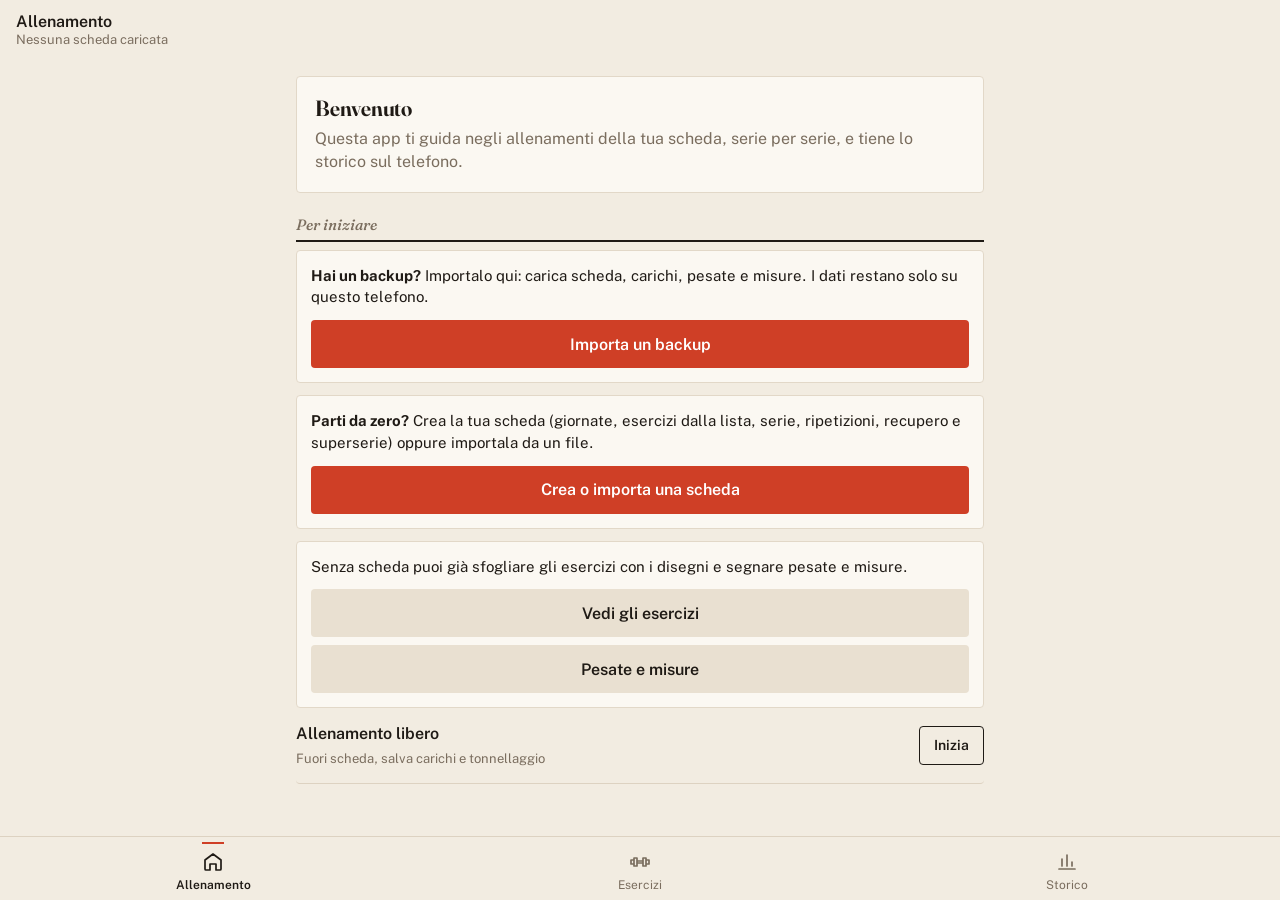
<file: index.html>
<!doctype html>
<html lang="it">
<head>
  <meta charset="utf-8">
  <meta name="viewport" content="width=device-width, initial-scale=1, maximum-scale=1, user-scalable=no, viewport-fit=cover">
  <meta name="theme-color" content="#f2ece1" media="(prefers-color-scheme: light)">
  <meta name="theme-color" content="#17130f" media="(prefers-color-scheme: dark)">
  <meta name="apple-mobile-web-app-capable" content="yes">
  <meta name="apple-mobile-web-app-status-bar-style" content="black-translucent">
  <meta name="apple-mobile-web-app-title" content="Palestra">
  <title>Palestra · allenamento guidato</title>
  <link rel="manifest" href="manifest.webmanifest">
  <link rel="icon" href="icons/icon.svg" type="image/svg+xml">
  <link rel="apple-touch-icon" href="icons/icon-192.png">
  <link rel="stylesheet" href="css/fonts.css">
  <link rel="stylesheet" href="css/style.css">
  <link rel="stylesheet" href="css/rivista.css">
</head>
<body>
  <header class="top">
    <button class="back" id="back" aria-label="Indietro" hidden>
      <svg viewBox="0 0 24 24" width="22" height="22"><path d="M15 5l-7 7 7 7" fill="none" stroke="currentColor" stroke-width="2.2" stroke-linecap="round" stroke-linejoin="round"/></svg>
    </button>
    <div class="top-title"><span id="title">Palestra</span><small id="subtitle"></small></div>
  </header>
  <main id="app" aria-live="polite"></main>
  <nav class="tabs" id="tabs">
    <a href="#/" data-tab="home"><svg viewBox="0 0 24 24"><path d="M4 10l8-6 8 6v9a1 1 0 0 1-1 1h-4v-6H9v6H5a1 1 0 0 1-1-1z"/></svg>Allenamento</a>
    <a href="#/esercizi" data-tab="esercizi"><svg viewBox="0 0 24 24"><path d="M3 10h3v4H3zM18 10h3v4h-3zM6 8h3v8H6zM15 8h3v8h-3zM9 11h6v2H9z"/></svg>Esercizi</a>
    <a href="#/storico" data-tab="storico"><svg viewBox="0 0 24 24"><path d="M4 19h16M7 16V9M12 16V5M17 16v-4"/></svg>Storico</a>
  </nav>
  <div class="toast" id="toast" role="status"></div>
  <script type="module" src="js/app.js"></script>
</body>
</html>
</file>
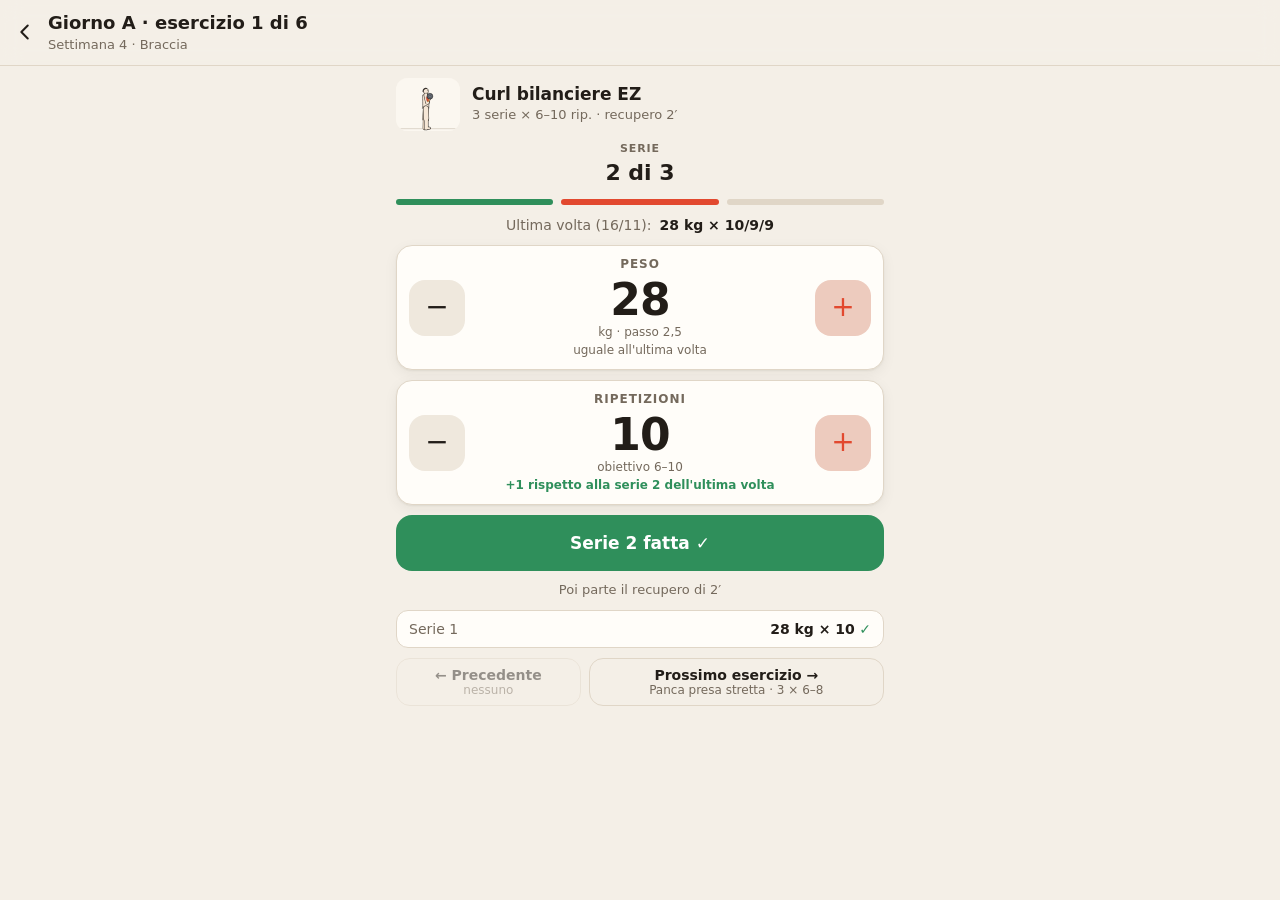
<file: mockup/serie-singola.html>
<!doctype html>
<html lang="it">
<head>
  <meta charset="utf-8">
  <meta name="viewport" content="width=device-width, initial-scale=1, viewport-fit=cover">
  <title>Bozza · serie singola</title>
  <link rel="stylesheet" href="../css/style.css">
  <style>
    body { padding-bottom: 0; }
    .ss { max-width: 520px; margin: 0 auto; padding: 12px 16px calc(16px + env(safe-area-inset-bottom)); display: flex; flex-direction: column; gap: 10px; min-height: calc(100vh - 66px); }
    .ss-ex { display: flex; align-items: center; gap: 12px; }
    .ss-ex .thumb { width: 64px; flex: none; }
    .ss-ex h2 { font-size: 17px; }
    .ss-ex .sub { font-size: 13px; color: var(--muted); margin-top: 2px; }
    .ss-dots { display: flex; gap: 8px; align-items: center; }
    .ss-dots span { flex: 1; height: 6px; border-radius: 4px; background: var(--line); }
    .ss-dots span.done { background: var(--ok); }
    .ss-dots span.cur { background: var(--accent); }
    .ss-set { text-align: center; }
    .ss-set .k { font-size: 11px; text-transform: uppercase; letter-spacing: .08em; color: var(--muted); font-weight: 600; }
    .ss-set .v { font-size: 22px; font-weight: 800; }
    .ss-last { display: flex; justify-content: center; gap: 8px; font-size: 14px; color: var(--muted); }
    .ss-last b { color: var(--text); }
    .ss-ctl { padding: 10px 12px; display: flex; flex-direction: column; align-items: center; gap: 4px; }
    .ss-ctl .lbl { font-size: 12px; text-transform: uppercase; letter-spacing: .08em; color: var(--muted); font-weight: 600; }
    .ss-row { display: grid; grid-template-columns: 56px 1fr 56px; align-items: center; width: 100%; gap: 8px; }
    .ss-row button { height: 56px; border-radius: 16px; border: 0; background: var(--surface-2); font-size: 28px; font-weight: 500; color: var(--text); cursor: pointer; }
    .ss-row button.plus { background: color-mix(in srgb, var(--accent) 18%, var(--surface-2)); color: var(--accent); }
    .ss-num { text-align: center; line-height: 1; }
    .ss-num b { font-size: 44px; font-weight: 800; font-variant-numeric: tabular-nums; letter-spacing: -.02em; }
    .ss-num small { display: block; font-size: 12px; color: var(--muted); margin-top: 4px; }
    .ss-delta { font-size: 12px; color: var(--muted); }
    .ss-delta.up { color: var(--ok); font-weight: 600; }
    .ss-go { min-height: 56px; font-size: 17px; border-radius: 16px; }
    .ss-done { display: flex; flex-direction: column; gap: 6px; }
    .ss-done div { display: flex; justify-content: space-between; align-items: center; padding: 8px 12px; border-radius: 12px; background: var(--surface); border: 1px solid var(--line); font-size: 14px; }
    .ss-done div span:first-child { color: var(--muted); }
    .ss-done .ok { color: var(--ok); font-weight: 700; }
    .ss-nav { display: grid; grid-template-columns: 1fr 1.6fr; gap: 8px; }
    .ss-nav .btn { min-height: 48px; font-size: 14px; flex-direction: column; gap: 0; line-height: 1.2; padding: 6px 10px; }
    .ss-nav .btn small { font-weight: 500; color: var(--muted); font-size: 12px; white-space: nowrap; overflow: hidden; text-overflow: ellipsis; max-width: 100%; }
    .ss-rest { font-size: 13px; text-align: center; color: var(--muted); }
  </style>
</head>
<body class="in-session">
  <header class="top">
    <button class="back" aria-label="Indietro"><svg viewBox="0 0 24 24" width="22" height="22"><path d="M15 5l-7 7 7 7" fill="none" stroke="currentColor" stroke-width="2.2" stroke-linecap="round" stroke-linejoin="round"/></svg></button>
    <div class="top-title"><span>Giorno A · esercizio 1 di 6</span><small>Settimana 4 · Braccia</small></div>
  </header>
  <main class="ss">
    <div class="ss-ex">
      <div class="thumb paper" id="thumb"></div>
      <div class="grow"><h2>Curl bilanciere EZ</h2><div class="sub">3 serie × 6–10 rip. · recupero 2′</div></div>
    </div>

    <div class="ss-set"><div class="k">Serie</div><div class="v">2 di 3</div></div>
    <div class="ss-dots" aria-label="Serie 2 di 3"><span class="done"></span><span class="cur"></span><span></span></div>
    <div class="ss-last">Ultima volta (16/11): <b>28 kg × 10/9/9</b></div>

    <div class="card ss-ctl">
      <div class="lbl">Peso</div>
      <div class="ss-row"><button aria-label="Meno 2,5 kg">−</button><div class="ss-num"><b>28</b><small>kg · passo 2,5</small></div><button class="plus" aria-label="Più 2,5 kg">+</button></div>
      <div class="ss-delta">uguale all'ultima volta</div>
    </div>
    <div class="card ss-ctl">
      <div class="lbl">Ripetizioni</div>
      <div class="ss-row"><button aria-label="Meno una ripetizione">−</button><div class="ss-num"><b>10</b><small>obiettivo 6–10</small></div><button class="plus" aria-label="Più una ripetizione">+</button></div>
      <div class="ss-delta up">+1 rispetto alla serie 2 dell'ultima volta</div>
    </div>

    <button class="btn ok block ss-go">Serie 2 fatta ✓</button>
    <div class="ss-rest">Poi parte il recupero di 2′</div>

    <div class="ss-done">
      <div><span>Serie 1</span><span><b>28 kg × 10</b> <span class="ok">✓</span></span></div>
    </div>
    <div class="ss-nav">
      <button class="btn ghost" disabled>← Precedente<small>nessuno</small></button>
      <button class="btn ghost">Prossimo esercizio →<small>Panca presa stretta · 3 × 6–8</small></button>
    </div>
  </main>
  <script type="module">
    import { figureSVG } from '../js/figure.js';
    import { LIB } from '../js/exercises.js';
    document.getElementById('thumb').innerHTML = figureSVG(LIB.ez_curl, 1, { ghost: true });
  </script>
</body>
</html>
</file>
<file: css/fonts.css>
/* Fraunces e Public Sans (SIL Open Font License), sottoinsieme latin, ospitati con l'app per funzionare offline */
@font-face { font-family: 'Fraunces'; font-style: italic; font-weight: 500; font-display: swap; src: url(../fonts/Fraunces-italic.woff2) format('woff2'); unicode-range: U+0000-00FF, U+0131, U+0152-0153, U+02BB-02BC, U+02C6, U+02DA, U+02DC, U+0304, U+0308, U+0329, U+2000-206F, U+20AC, U+2122, U+2191, U+2193, U+2212, U+2215, U+FEFF, U+FFFD; }
@font-face { font-family: 'Fraunces'; font-style: normal; font-weight: 500 700; font-display: swap; src: url(../fonts/Fraunces-normal.woff2) format('woff2'); unicode-range: U+0000-00FF, U+0131, U+0152-0153, U+02BB-02BC, U+02C6, U+02DA, U+02DC, U+0304, U+0308, U+0329, U+2000-206F, U+20AC, U+2122, U+2191, U+2193, U+2212, U+2215, U+FEFF, U+FFFD; }
@font-face { font-family: 'Public Sans'; font-style: normal; font-weight: 400 700; font-display: swap; src: url(../fonts/PublicSans-normal.woff2) format('woff2'); unicode-range: U+0000-00FF, U+0131, U+0152-0153, U+02BB-02BC, U+02C6, U+02DA, U+02DC, U+0304, U+0308, U+0329, U+2000-206F, U+20AC, U+2122, U+2191, U+2193, U+2212, U+2215, U+FEFF, U+FFFD; }
</file>
<file: css/style.css>
:root {
  --bg: #f4efe7; --surface: #fffdf9; --surface-2: #efe8dd; --line: #e0d6c7;
  --text: #221d18; --muted: #74695c; --accent: #e2492f; --accent-2: #f3a64b; --accent-ink: #fff;
  --ok: #2f8f5b; --paper: #fbf7f0; --shadow: 0 1px 2px rgba(40, 30, 20, .06), 0 4px 14px rgba(40, 30, 20, .06);
  --radius: 16px; --tabs-h: 64px;
  color-scheme: light;
}
@media (prefers-color-scheme: dark) {
  :root:not([data-theme="light"]) {
    --bg: #16130f; --surface: #211d18; --surface-2: #2b261f; --line: #3a332a;
    --text: #f3ede4; --muted: #a99d8e; --accent: #f05a3c; --accent-2: #f5b25e; --ok: #4cbf82;
    --shadow: none; color-scheme: dark;
  }
}
:root[data-theme="dark"] {
  --bg: #16130f; --surface: #211d18; --surface-2: #2b261f; --line: #3a332a;
  --text: #f3ede4; --muted: #a99d8e; --accent: #f05a3c; --accent-2: #f5b25e; --ok: #4cbf82;
  --shadow: none; color-scheme: dark;
}

* { box-sizing: border-box; }
html { -webkit-text-size-adjust: 100%; }
body {
  margin: 0; background: var(--bg); color: var(--text);
  font: 16px/1.45 system-ui, -apple-system, "Segoe UI", Roboto, sans-serif;
  padding-bottom: calc(var(--tabs-h) + env(safe-area-inset-bottom));
}
button, input, select { font: inherit; color: inherit; }
a { color: inherit; }
h1, h2, h3 { margin: 0; line-height: 1.2; }
.num { font-variant-numeric: tabular-nums; }

/* barra in alto */
.top {
  position: sticky; top: 0; z-index: 5; display: flex; align-items: center; gap: 6px;
  padding: calc(10px + env(safe-area-inset-top)) 16px 10px; background: color-mix(in srgb, var(--bg) 88%, transparent);
  backdrop-filter: blur(10px); -webkit-backdrop-filter: blur(10px); border-bottom: 1px solid var(--line);
}
.top-title { display: flex; flex-direction: column; min-width: 0; }
.top-title span { font-weight: 700; font-size: 18px; white-space: nowrap; overflow: hidden; text-overflow: ellipsis; }
.top-title small { color: var(--muted); font-size: 13px; }
.back[hidden] { display: none; }
.back { border: 0; background: none; padding: 6px; margin-left: -8px; border-radius: 10px; display: grid; place-items: center; cursor: pointer; }

main { max-width: 720px; margin: 0 auto; padding: 16px; }

/* tab in basso */
.tabs {
  position: fixed; left: 0; right: 0; bottom: 0; z-index: 6; display: flex; justify-content: space-around;
  height: calc(var(--tabs-h) + env(safe-area-inset-bottom)); padding-bottom: env(safe-area-inset-bottom);
  background: var(--surface); border-top: 1px solid var(--line);
}
.tabs a { flex: 1; display: flex; flex-direction: column; align-items: center; justify-content: center; gap: 2px; font-size: 12px; color: var(--muted); text-decoration: none; }
.tabs svg { width: 24px; height: 24px; fill: none; stroke: currentColor; stroke-width: 1.8; stroke-linecap: round; stroke-linejoin: round; }
.tabs a[aria-current="page"] { color: var(--accent); font-weight: 600; }
body.in-session .tabs { display: none; }
body.in-session { padding-bottom: 0; }

/* elementi base */
.card { background: var(--surface); border: 1px solid var(--line); border-radius: var(--radius); box-shadow: var(--shadow); }
.section-title { font-size: 13px; text-transform: uppercase; letter-spacing: .06em; color: var(--muted); margin: 22px 2px 10px; font-weight: 600; }
.btn {
  display: inline-flex; align-items: center; justify-content: center; gap: 8px; border: 0; cursor: pointer;
  min-height: 48px; padding: 0 18px; border-radius: 14px; font-weight: 650; text-decoration: none;
  background: var(--surface-2); color: var(--text);
}
.btn.primary { background: var(--accent); color: var(--accent-ink); }
.btn.ok { background: var(--ok); color: #fff; }
.btn.ghost { background: transparent; border: 1px solid var(--line); }
.btn.block { width: 100%; }
.btn.small { min-height: 36px; padding: 0 12px; font-size: 14px; border-radius: 10px; }
.btn:disabled { opacity: .45; cursor: default; }
.chip { display: inline-flex; align-items: center; gap: 6px; padding: 3px 10px; border-radius: 999px; font-size: 13px; background: var(--surface-2); color: var(--text); border: 1px solid transparent; }
.chip .dot { width: 9px; height: 9px; border-radius: 50%; background: var(--accent); }
.chip.sec .dot { background: var(--accent-2); }
.chips { display: flex; flex-wrap: wrap; gap: 6px; }
.muted { color: var(--muted); }
.paper { background: var(--paper); border-radius: 12px; overflow: hidden; }
.paper svg { display: block; width: 100%; height: auto; }
.row { display: flex; align-items: center; gap: 12px; }
.grow { flex: 1; min-width: 0; }
.empty { text-align: center; padding: 40px 16px; color: var(--muted); }

/* home */
.hero { padding: 18px; display: flex; flex-direction: column; gap: 6px; }
.hero h1 { font-size: 22px; }
.resume { padding: 16px; display: flex; align-items: center; gap: 14px; border-color: var(--accent); margin-bottom: 14px; }
.days { display: grid; grid-template-columns: repeat(auto-fill, minmax(150px, 1fr)); gap: 12px; }
.day {
  position: relative; text-decoration: none; padding: 16px; display: flex; flex-direction: column; gap: 6px; min-height: 132px;
}
.day .letter { font-size: 34px; font-weight: 800; line-height: 1; letter-spacing: -.02em; }
.day .name { font-weight: 600; }
.day .meta { font-size: 13px; color: var(--muted); margin-top: auto; }
.day.done { opacity: .62; }
.day.next { border: 2px solid var(--accent); }
.badge { position: absolute; top: 12px; right: 12px; font-size: 12px; font-weight: 700; padding: 2px 8px; border-radius: 999px; background: var(--surface-2); }
.day.next .badge { background: var(--accent); color: var(--accent-ink); }
.day.done .badge { background: var(--ok); color: #fff; }

/* anteprima giornata */
.ex-list { display: flex; flex-direction: column; gap: 10px; }
.ex-item { display: flex; gap: 12px; align-items: center; padding: 10px; text-decoration: none; }
.ex-item .thumb { width: 92px; flex: none; }
.ex-item h3 { font-size: 16px; }
.ex-item .sub { font-size: 13px; color: var(--muted); }
.ex-item .last { font-size: 13px; margin-top: 3px; }
.ex-item.done { opacity: .6; }
.sticky-cta { position: sticky; bottom: calc(var(--tabs-h) + 12px + env(safe-area-inset-bottom)); margin-top: 16px; }
body.in-session .sticky-cta { bottom: calc(12px + env(safe-area-inset-bottom)); }

/* sessione */
.progress { display: flex; gap: 4px; margin: 0 0 12px; }
.progress i { flex: 1; height: 5px; border-radius: 3px; background: var(--line); }
.progress i.done { background: var(--ok); }
.progress i.cur { background: var(--accent); }
.progress i.skip { background: var(--muted); opacity: .5; }
.ex-head { display: flex; justify-content: space-between; align-items: flex-start; gap: 10px; margin-bottom: 10px; }
.ex-head h2 { font-size: 21px; }
.ex-head .target { font-size: 14px; color: var(--muted); margin-top: 4px; }
.figure-wrap { position: relative; }
.figure-wrap .play {
  position: absolute; right: 8px; bottom: 8px; border: 0; border-radius: 999px; padding: 6px 10px; font-size: 13px;
  background: rgba(34, 29, 24, .78); color: #fff; cursor: pointer;
}
.split { display: grid; grid-template-columns: 1fr; gap: 12px; }
@media (min-width: 620px) { .split { grid-template-columns: 1.4fr 1fr; } }
.note { font-size: 14px; color: var(--muted); padding: 10px 12px; border-left: 3px solid var(--accent-2); background: var(--surface-2); border-radius: 0 10px 10px 0; }
.prev { padding: 12px 14px; }
.prev h3 { font-size: 14px; color: var(--muted); font-weight: 600; margin-bottom: 6px; }
.prev table { width: 100%; border-collapse: collapse; font-size: 14px; }
.prev td, .prev th { padding: 5px 4px; text-align: left; border-bottom: 1px solid var(--line); }
.prev th { color: var(--muted); font-weight: 500; font-size: 12px; }
.prev tr:last-child td { border-bottom: 0; }
.prev .best { font-weight: 700; }
.hint { margin-top: 8px; font-size: 13px; padding: 8px 10px; border-radius: 10px; background: color-mix(in srgb, var(--ok) 14%, transparent); }

.sets { display: flex; flex-direction: column; gap: 8px; margin-top: 14px; }
.set { display: grid; grid-template-columns: 30px minmax(0, 1.25fr) minmax(0, 1fr) 44px; align-items: center; gap: 6px; padding: 10px 8px; }
.set .n { width: 30px; height: 30px; border-radius: 50%; display: grid; place-items: center; font-weight: 700; font-size: 14px; background: var(--surface-2); }
.set.cur { border: 2px solid var(--accent); }
.set.done .n { background: var(--ok); color: #fff; }
.set.done { opacity: .85; }
.field { display: flex; flex-direction: column; gap: 2px; }
.field label { font-size: 11px; color: var(--muted); text-transform: uppercase; letter-spacing: .05em; }
.stepper { display: flex; align-items: center; border: 1px solid var(--line); border-radius: 12px; overflow: hidden; background: var(--bg); }
.stepper button { width: 32px; height: 44px; border: 0; background: none; font-size: 20px; cursor: pointer; color: var(--muted); flex: none; }
.stepper input { width: 100%; min-width: 0; height: 44px; border: 0; background: none; text-align: center; font-size: 18px; font-weight: 700; font-variant-numeric: tabular-nums; -moz-appearance: textfield; }
.stepper input::-webkit-outer-spin-button, .stepper input::-webkit-inner-spin-button { -webkit-appearance: none; margin: 0; }
.stepper input:focus { outline: none; }
.stepper:focus-within { border-color: var(--accent); }
.set .tick { width: 44px; height: 44px; border-radius: 12px; border: 1px solid var(--line); background: var(--surface-2); display: grid; place-items: center; cursor: pointer; }
.set.done .tick { background: var(--ok); border-color: var(--ok); color: #fff; }
.set .tick svg { width: 22px; height: 22px; fill: none; stroke: currentColor; stroke-width: 2.6; stroke-linecap: round; stroke-linejoin: round; }
.bw-info { font-size: 12px; color: var(--muted); margin-top: 6px; }
.nav-row { display: grid; grid-template-columns: auto 1fr; gap: 10px; margin-top: 16px; }
.links { display: flex; justify-content: center; gap: 18px; margin-top: 14px; font-size: 14px; }
.links button { border: 0; background: none; color: var(--muted); text-decoration: underline; cursor: pointer; padding: 6px; }

/* timer di recupero */
.timer {
  position: fixed; left: 12px; right: 12px; bottom: calc(12px + env(safe-area-inset-bottom)); z-index: 20; max-width: 520px; margin: 0 auto;
  padding: 14px 16px; border-radius: 18px; background: #1d1a16; color: #fff; box-shadow: 0 10px 30px rgba(0,0,0,.35);
  display: flex; align-items: center; gap: 14px;
}
.timer[hidden] { display: none; }
.timer .clock { font-size: 34px; font-weight: 800; font-variant-numeric: tabular-nums; min-width: 92px; }
.timer .lbl { font-size: 13px; opacity: .75; }
.timer button { border: 0; border-radius: 10px; padding: 10px 12px; background: rgba(255,255,255,.14); color: #fff; font-weight: 600; cursor: pointer; }
.timer .bar { position: absolute; left: 0; bottom: 0; height: 4px; background: var(--accent); border-radius: 0 0 0 18px; }
.timer.over { background: var(--ok); }

/* riepilogo */
.sum-item { padding: 12px 14px; display: flex; justify-content: space-between; gap: 10px; border-bottom: 1px solid var(--line); }
.sum-item:last-child { border-bottom: 0; }
.stat-row { display: grid; grid-template-columns: repeat(3, 1fr); gap: 10px; margin: 12px 0; }
.stat { padding: 12px; text-align: center; }
.stat b { display: block; font-size: 22px; font-variant-numeric: tabular-nums; }
.stat span { font-size: 12px; color: var(--muted); }
textarea.export { width: 100%; min-height: 160px; border-radius: 12px; border: 1px solid var(--line); background: var(--surface); color: var(--text); padding: 12px; font: 14px/1.5 ui-monospace, Menlo, monospace; }

/* libreria */
.filters { display: flex; gap: 6px; overflow-x: auto; padding-bottom: 6px; margin: 0 -16px 10px; padding-left: 16px; padding-right: 16px; scrollbar-width: none; }
.filters button { flex: none; border: 1px solid var(--line); background: var(--surface); border-radius: 999px; padding: 6px 12px; font-size: 14px; cursor: pointer; }
.filters button[aria-pressed="true"] { background: var(--accent); border-color: var(--accent); color: #fff; }
.grid { display: grid; grid-template-columns: repeat(auto-fill, minmax(150px, 1fr)); gap: 12px; }
.tile { text-decoration: none; padding: 8px; display: flex; flex-direction: column; gap: 6px; }
.tile h3 { font-size: 14px; padding: 0 4px; }
.tile .sub { font-size: 12px; color: var(--muted); padding: 0 4px 4px; }
.search { width: 100%; height: 44px; border-radius: 12px; border: 1px solid var(--line); background: var(--surface); padding: 0 14px; margin-bottom: 10px; }

.chart { padding: 12px; }
.chart svg { width: 100%; height: auto; display: block; }
.tips { margin: 0; padding-left: 20px; }
.tips li { margin: 4px 0; }
.legend { display: flex; gap: 14px; font-size: 13px; color: var(--muted); margin-top: 8px; }
.legend i { display: inline-block; width: 10px; height: 10px; border-radius: 50%; margin-right: 5px; vertical-align: -1px; }

.toast { position: fixed; left: 50%; bottom: calc(var(--tabs-h) + 20px); transform: translate(-50%, 20px); opacity: 0; pointer-events: none; z-index: 30;
  background: #1d1a16; color: #fff; padding: 10px 16px; border-radius: 12px; font-size: 14px; transition: .25s; max-width: calc(100% - 32px); }
.toast.show { opacity: 1; transform: translate(-50%, 0); }
.settings { padding: 14px; display: flex; flex-direction: column; gap: 12px; }
.settings label { display: flex; justify-content: space-between; align-items: center; gap: 12px; }
.settings input[type="number"], .settings input[type="date"], .settings select { width: 120px; height: 40px; border-radius: 10px; border: 1px solid var(--line); background: var(--bg); padding: 0 10px; }
.hist-session { padding: 12px 14px; }
.hist-session h3 { font-size: 15px; }
.hist-session ul { margin: 6px 0 0; padding-left: 18px; font-size: 14px; }
.session-fig .paper svg { max-height: 220px; }
.bodymap { max-width: 300px; width: 100%; margin: 0 auto; }
.stepper input::placeholder { font-size: 15px; font-weight: 500; color: var(--muted); }

/* storico e progressi */
.segs { display: flex; gap: 4px; overflow-x: auto; margin: -4px -16px 14px; padding: 0 16px 4px; scrollbar-width: none; }
.segs a, .segs button { font: inherit; color: inherit; cursor: pointer; flex: none; text-decoration: none; padding: 7px 13px; border-radius: 999px; font-size: 14px; border: 1px solid var(--line); background: var(--surface); }
.segs a[aria-selected="true"], .segs button[aria-pressed="true"] { background: var(--text); color: var(--bg); border-color: var(--text); font-weight: 600; }
.lead { margin: 0 2px 12px; font-size: 15px; color: var(--muted); }
.lead b { color: var(--text); }
.kpis { display: grid; grid-template-columns: repeat(auto-fill, minmax(150px, 1fr)); gap: 10px; margin-bottom: 12px; }
.kpis.three { grid-template-columns: repeat(3, 1fr); margin-bottom: 0; }
.kpi { padding: 12px; display: flex; flex-direction: column; gap: 2px; min-width: 0; }
.kpi-l { font-size: 12px; color: var(--muted); }
.kpi b { font-size: 24px; font-weight: 800; letter-spacing: -.01em; }
.kpi b small { font-size: 13px; font-weight: 600; color: var(--muted); }
.kpi-s { font-size: 12px; color: var(--muted); }
.up { color: var(--ok); font-weight: 600; }
.down { color: var(--accent); font-weight: 600; }
.small { font-size: 12.5px; }
.chart-card { padding: 14px; margin-bottom: 12px; }
.chart-card h3 { font-size: 15px; margin-bottom: 4px; }
.chart-svg { width: 100%; height: auto; display: block; margin-top: 8px; overflow: visible; }
.chart-svg .grid { stroke: var(--line); stroke-width: 1; }
.chart-svg .ax { font-size: 10px; fill: var(--muted); font-family: inherit; }
.chart-svg .ax.small { font-size: 9px; }
.chart-svg .val { font-size: 11px; font-weight: 700; font-family: inherit; }
.chart-svg [data-tip] { cursor: pointer; }
.chart-empty { padding: 24px 0; text-align: center; color: var(--muted); font-size: 14px; }
.chart-legend { display: flex; flex-wrap: wrap; gap: 12px; font-size: 12px; color: var(--muted); margin-top: 6px; }
.chart-legend i { display: inline-block; width: 10px; height: 10px; border-radius: 3px; margin-right: 5px; vertical-align: -1px; }
.charttip { position: fixed; z-index: 40; pointer-events: none; background: #1d1a16; color: #fff; font-size: 13px; padding: 6px 10px; border-radius: 8px; max-width: 260px; box-shadow: 0 4px 14px rgba(0,0,0,.25); }
.sch-sel { display: flex; gap: 6px; margin: 4px 0 10px; flex-wrap: wrap; }
.sch-sel button { border: 1px solid var(--line); background: var(--surface); border-radius: 999px; padding: 5px 12px; font-size: 13px; cursor: pointer; }
.sch-sel button[aria-pressed="true"] { background: var(--accent); border-color: var(--accent); color: #fff; }
.sel { width: 100%; height: 40px; border-radius: 10px; border: 1px solid var(--line); background: var(--bg); padding: 0 10px; margin-top: 6px; }
.table-wrap { overflow-x: auto; padding: 4px 0; }
.tbl { border-collapse: collapse; width: 100%; font-size: 13px; }
.tbl th, .tbl td { padding: 7px 10px; text-align: right; border-bottom: 1px solid var(--line); white-space: nowrap; }
.tbl th:first-child, .tbl td:first-child { text-align: left; }
.tbl th { color: var(--muted); font-weight: 500; font-size: 12px; }
.tbl tr:last-child td { border-bottom: 0; }
.tbl td small { color: var(--muted); }
.tbl td.b { font-weight: 800; }
.tbl tr.dim td { color: var(--muted); }
.tbl .sticky { position: sticky; left: 0; background: var(--surface); max-width: 150px; white-space: normal; z-index: 1; }
.pairbars { display: flex; flex-direction: column; gap: 10px; margin-top: 12px; }
.pb-row { display: grid; grid-template-columns: 92px 1fr 78px; gap: 8px; align-items: center; }
.pb-name { font-size: 13px; }
.pb-bars { display: flex; flex-direction: column; gap: 3px; }
.pb { height: 9px; border-radius: 5px; min-width: 2px; }
.pb-a { background: var(--muted); opacity: .45; }
.pb-b { background: var(--accent); }
.pb-val { font-size: 13px; text-align: right; font-variant-numeric: tabular-nums; font-weight: 600; }
.pb-val small { display: block; font-size: 11px; }
.weigh { padding: 14px; margin-bottom: 12px; display: flex; flex-direction: column; gap: 10px; }
.weigh h3 { font-size: 15px; }
.weigh input[type="date"] { height: 36px; border-radius: 10px; border: 1px solid var(--line); background: var(--bg); padding: 0 8px; font-size: 14px; }
.ss-row { display: grid; grid-template-columns: 56px 1fr 56px; align-items: center; width: 100%; gap: 8px; }
.ss-row button { height: 56px; border-radius: 16px; border: 0; background: var(--surface-2); font-size: 28px; color: var(--text); cursor: pointer; }
.ss-row button.plus { background: color-mix(in srgb, var(--accent) 18%, var(--surface-2)); color: var(--accent); }
.ss-num { text-align: center; line-height: 1; }
.ss-num small { display: block; font-size: 12px; color: var(--muted); margin-top: 4px; }
.weigh-row input { width: 100%; border: 0; background: none; text-align: center; font-size: 40px; font-weight: 800; font-variant-numeric: tabular-nums; padding: 0; }
.weigh-row input:focus { outline: none; }
.li { padding: 8px 0; border-bottom: 1px solid var(--line); }
.li:last-child { border-bottom: 0; }
.settings label[hidden] { display: none; }
#expp { margin: 0 0 4px; padding: 0; display: grid; grid-template-columns: repeat(2, 1fr); gap: 6px; }
#expp button { padding: 8px 6px; text-align: center; }

.misura summary { list-style: none; cursor: pointer; display: flex; flex-direction: column; gap: 2px; }
.misura summary::-webkit-details-marker { display: none; }
.misura summary h3::after { content: ' +'; color: var(--accent); }
.misura[open] summary h3::after { content: ' −'; }
.misura[open] { gap: 8px; }
.mrow { display: flex; justify-content: space-between; align-items: center; gap: 10px; font-size: 14px; }
.minp { display: flex; align-items: center; gap: 6px; }
.minp input, .mrow input[type="date"] { width: 96px; height: 36px; border-radius: 10px; border: 1px solid var(--line); background: var(--bg); color: var(--text); padding: 0 8px; font-size: 15px; text-align: right; font-variant-numeric: tabular-nums; }
.mrow input[type="date"] { width: auto; text-align: left; }
.minp small { width: 30px; color: var(--muted); font-size: 12px; }
#mkey { height: 36px; border-radius: 10px; border: 1px solid var(--line); background: var(--bg); padding: 0 8px; font-size: 14px; max-width: 55%; }
.settings input[type="date"] { width: auto; min-width: 140px; }

.stepper input { padding: 0; letter-spacing: -.01em; }
.stepper input.long { font-size: 16px; letter-spacing: -.03em; }
.stepper input.xlong { font-size: 14px; }
@media (max-width: 350px) { .stepper button { width: 26px; } .set { gap: 5px; padding: 8px 6px; } .stepper input::placeholder { font-size: 12px; letter-spacing: -.04em; } .set { grid-template-columns: 26px minmax(0, 1.15fr) minmax(0, 1fr) 40px; } .set .tick { width: 40px; } }

/* recupero sul pulsante della serie: il bordo si riempie */
#mainSlot { display: grid; min-width: 0; }
.btn.resting { position: relative; overflow: visible; padding-top: 6px; padding-bottom: 6px; }
.btn.ok.resting { background: color-mix(in srgb, var(--ok) 78%, var(--bg)); }
.btn.resting .ring { position: absolute; inset: 0; width: 100%; height: 100%; pointer-events: none; overflow: visible; }
.btn.resting .ring path { fill: none; stroke: var(--accent-2); stroke-width: 4; stroke-linecap: round; stroke-dasharray: 100 100; stroke-dashoffset: 100; transition: stroke-dashoffset .2s linear; }
.rest-txt { display: flex; flex-direction: column; align-items: center; line-height: 1.15; }
.rest-clock { font-size: 12px; font-weight: 500; opacity: .9; }
.rest-clock b { font-size: 14px; font-weight: 800; }
.rest-adj { display: flex; justify-content: flex-end; gap: 8px; margin-top: 8px; }
.rest-adj[hidden] { display: none; }
.rest-adj button { border: 1px solid var(--line); background: var(--surface); color: var(--text); border-radius: 999px; padding: 6px 14px; font-size: 14px; font-weight: 600; cursor: pointer; }
.btn.go { animation: go .5s ease-out 3; }
@keyframes go { 0% { transform: scale(1); } 40% { transform: scale(1.04); box-shadow: 0 0 0 6px color-mix(in srgb, var(--ok) 30%, transparent); } 100% { transform: scale(1); } }

/* superserie */
.ss-link { display: block; margin: -4px auto; position: relative; z-index: 1; border: 1px dashed var(--line); background: var(--bg); color: var(--muted); border-radius: 999px; padding: 4px 12px; font-size: 12.5px; font-weight: 600; cursor: pointer; }
.ss-link.on { border-style: solid; border-color: var(--accent-2); color: var(--text); background: color-mix(in srgb, var(--accent-2) 18%, var(--bg)); }
.ex-item.in-ss { border-left: 4px solid var(--accent-2); }
.ss-banner { margin-top: 10px; padding: 8px 12px; border-radius: 12px; background: color-mix(in srgb, var(--accent-2) 16%, var(--surface)); font-size: 13.5px; }
.ss-banner.off { background: none; padding: 0; }
.ss-banner button { border: 0; background: none; color: var(--accent); font-weight: 600; text-decoration: underline; cursor: pointer; padding: 2px 4px; font-size: 13.5px; }
.ss-banner.off button { color: var(--muted); padding: 0; }
.progress i.ss { box-shadow: 3px 0 0 var(--accent-2); }

/* schede: elenco ed editor */
.sch-item { display: flex; align-items: center; gap: 10px; padding: 14px; margin-bottom: 10px; text-decoration: none; color: inherit; }
.sch-item .badge { position: static; flex: none; }
.sch-item .badge.on { background: var(--accent); color: #fff; }
.ed-day { padding: 12px; display: flex; flex-direction: column; gap: 8px; }
.ed-name, .ed-grid label { display: flex; flex-direction: column; gap: 3px; font-size: 11px; color: var(--muted); text-transform: uppercase; letter-spacing: .04em; }
.ed-name input, .ed-grid input, .ed-grid select, .ed-nome { height: 38px; border-radius: 10px; border: 1px solid var(--line); background: var(--bg); color: var(--text); padding: 0 10px; font-size: 15px; text-transform: none; letter-spacing: 0; width: 100%; min-width: 0; }
.ed-nome { font-weight: 700; height: 34px; padding: 0 8px; width: calc(100% - 26px); }
.ed-ex { border: 1px solid var(--line); border-radius: 14px; padding: 10px; display: flex; flex-direction: column; gap: 6px; background: var(--surface); }
.ed-ex.ss { border-color: var(--accent-2); }
.ed-ex .row { gap: 4px; align-items: center; }
.ed-grid { display: grid; grid-template-columns: 1fr 1fr; gap: 8px; }
.ic { width: 34px; height: 34px; border-radius: 10px; border: 1px solid var(--line); background: var(--bg); color: var(--text); cursor: pointer; flex: none; }
.ic:disabled { opacity: .35; }
.pick-list { display: flex; flex-direction: column; gap: 8px; }
.pick-item { display: flex; flex-direction: column; align-items: flex-start; gap: 2px; padding: 12px 14px; border: 1px solid var(--line); text-align: left; cursor: pointer; color: inherit; font: inherit; }
.chips.pick { display: flex; flex-wrap: wrap; gap: 6px; }
.chips.pick button { border: 1px solid var(--line); background: var(--bg); color: var(--text); border-radius: 999px; padding: 6px 12px; font-size: 13.5px; cursor: pointer; }
.chips.pick button.on { background: var(--accent); border-color: var(--accent); color: #fff; }
#sTit { flex: 1; min-width: 0; max-width: 62%; height: 40px; border-radius: 10px; border: 1px solid var(--line); background: var(--bg); color: var(--text); padding: 0 10px; font-size: 15px; }
#sSet { width: 80px !important; }

.imp-err, .imp-ok { padding: 12px 14px; margin-bottom: 12px; font-size: 14px; }
.imp-err { border-color: var(--accent); }
.imp-ok { border-color: var(--accent-2); }
.imp-err ul, .imp-ok ul { margin: 6px 0 0; padding-left: 18px; }

/* allenamento aperto e allenamento libero */
.switch-banner { padding: 14px; margin-bottom: 14px; border-color: var(--accent); font-size: 15px; }
.switch-banner .small { margin-top: 4px; color: var(--muted); }
.free-card { display: flex; align-items: center; gap: 12px; padding: 14px; text-decoration: none; color: inherit; }
#fq { width: 100%; min-width: 0; }
.card.settings label:has(#fq) { display: flex; flex-direction: column; align-items: stretch; gap: 4px; }
.links { flex-wrap: wrap; row-gap: 6px; }
.switch-banner .btn.primary { color: #fff; }
</file>
<file: css/rivista.css>
/* Grafica «Calda rivista» (approvata il 26/11/2026).
   Token: sfondo carta, inchiostro, un solo accento rosso; Fraunces per titoli e numeri, Public Sans per il resto.
   Angoli 4px, niente ombre, poche card: il resto sono righe con linee sottili. */
:root {
  --bg: #f2ece1; --surface: #fbf8f2; --surface-2: #e9e0d1; --line: #ddd2c1; --edge: #e2d8c8;
  --text: #1f1a15; --muted: #7a6d5e; --muted-2: #a8998a; --muted-3: #b3a593;
  --accent: #cf3f26; --accent-2: #e0a04a; --accent-ink: #fff; --ok: #2f7a50; --paper: #fbf8f2;
  --band: #1f1a15; --band-ink: #f2ece1; --band-line: #5a5046; --band-soft: #bfb2a1; --band-end: #f08a74;
  --shadow: none; --radius: 4px; --serif: 'Fraunces', Georgia, 'Times New Roman', serif;
  --sans: 'Public Sans', system-ui, -apple-system, 'Segoe UI', Roboto, sans-serif;
  color-scheme: light;
}
/* tema scuro: stessi ruoli, carta scura e inchiostro chiaro */
@media (prefers-color-scheme: dark) {
  :root:not([data-theme="light"]) {
    --bg: #17130f; --surface: #211c17; --surface-2: #2c251e; --line: #3a3128; --edge: #3a3128;
    --text: #f2ece1; --muted: #ab9d8b; --muted-2: #7f7263; --muted-3: #6c6052;
    --accent: #e4553a; --accent-2: #e9ad5c; --ok: #5fb585; --paper: #f4efe6;
    --band: #0d0b09; --band-ink: #f2ece1; --band-line: #4a4138; --band-soft: #a99c8b; --band-end: #f39a85;
    color-scheme: dark;
  }
}
:root[data-theme="dark"] {
  --bg: #17130f; --surface: #211c17; --surface-2: #2c251e; --line: #3a3128; --edge: #3a3128;
  --text: #f2ece1; --muted: #ab9d8b; --muted-2: #7f7263; --muted-3: #6c6052;
  --accent: #e4553a; --accent-2: #e9ad5c; --ok: #5fb585; --paper: #f4efe6;
  --band: #0d0b09; --band-ink: #f2ece1; --band-line: #4a4138; --band-soft: #a99c8b; --band-end: #f39a85;
  color-scheme: dark;
}

body { font-family: var(--sans); font-variant-numeric: tabular-nums; background: var(--bg); }
h1, h2, h3 { font-family: var(--serif); font-weight: 650; font-variation-settings: 'opsz' 96; letter-spacing: -.01em; }
h3 { font-family: var(--sans); font-weight: 600; letter-spacing: 0; font-variation-settings: normal; }

/* superfici: angoli 4px, niente ombre */
.card { border-radius: var(--radius); box-shadow: none; border-color: var(--edge); }
.btn { border-radius: var(--radius); font-weight: 600; }
.btn.small { border-radius: var(--radius); }
.btn.ghost { border: 1.5px solid var(--text); }
.btn.primary { background: var(--accent); color: #fff; }
.paper { border-radius: var(--radius); }
.chip { border-radius: 999px; }
.stepper, .settings input[type="number"], .settings input[type="date"], .settings select, .sel, .search, .ed-name input, .ed-grid input, .ed-grid select, .ed-nome, #sTit, .ic, .minp input, #mkey, textarea.export { border-radius: var(--radius); }
.toast, .charttip { border-radius: var(--radius); background: var(--band); color: var(--band-ink); }

/* intestazioni di sezione: corsivo Fraunces con linea forte */
.section-title { font: italic 500 15px var(--serif); text-transform: none; letter-spacing: 0; color: var(--muted); margin: 22px 0 8px; padding-bottom: 6px; border-bottom: 2px solid var(--text); }

/* barra in alto */
.top { background: color-mix(in srgb, var(--bg) 92%, transparent); border-bottom: 0; padding-top: calc(12px + env(safe-area-inset-top)); }
.top-title span { font: 600 16px var(--sans); }
.top-title small { font-size: 13px; }
body.masthead .top { display: none; }

/* tab: attiva in inchiostro con lineetta rossa sopra */
.tabs { background: var(--bg); border-top: 1px solid var(--line); }
.tabs a { gap: 3px; }
.tabs a::before { content: ''; width: 22px; height: 2px; margin-bottom: 3px; }
.tabs a[aria-current="page"] { color: var(--text); font-weight: 600; }
.tabs a[aria-current="page"]::before { background: var(--accent); }
.tabs svg { stroke-width: 1.7; }

/* ---------------- HOME */
.mast { padding: calc(30px + env(safe-area-inset-top)) 0 0; }
.kick { font: 500 12px var(--sans); letter-spacing: .1em; text-transform: uppercase; color: var(--muted); }
.mast h1 { font-size: 34px; line-height: 1.05; margin-top: 4px; }
.mast .sub { font: italic 15px var(--serif); color: var(--muted); margin-top: 4px; }
.wk { display: flex; gap: 4px; margin: 14px 0 4px; }
.wk i { flex: 1; height: 3px; background: var(--line); }
.wk i.d { background: var(--text); }
.wk i.c { background: var(--accent); }
.wkl { display: flex; justify-content: space-between; gap: 8px; font-size: 12px; color: var(--muted); }
.resume { margin: 16px 0 0; border-radius: var(--radius); }
.next-box { margin-top: 16px; background: var(--surface); border: 1px solid var(--edge); border-radius: var(--radius); padding: 16px; }
.next-box .lt { display: flex; align-items: flex-end; gap: 12px; margin-top: 2px; }
.next-box .L { font: 650 64px/0.9 var(--serif); color: var(--accent); flex: none; }
.next-box h2 { font-size: 26px; }
.next-box .m { font-size: 14px; color: var(--muted); margin-top: 2px; }
.next-box ol { list-style: none; padding: 0; margin: 12px 0 14px; font-size: 14px; }
.next-box li { display: flex; justify-content: space-between; gap: 10px; padding: 6px 0; border-top: 1px solid var(--line); }
.next-box li span:last-child { color: var(--muted); white-space: nowrap; }
.next-box li.more { color: var(--muted); font: italic 14px var(--serif); }
.next-box .go { min-height: 54px; font-size: 17px; animation: none; }
.gearlbl { font: italic 13px var(--serif); color: var(--muted); margin: 0 0 4px; }
.gear { display: flex; gap: 6px; flex-wrap: wrap; margin-bottom: 6px; }
.gear span { font: 500 12px var(--sans); padding: 4px 9px; border: 1px solid var(--text); border-radius: 999px; color: var(--text); }
.home-sec { display: flex; justify-content: space-between; align-items: baseline; font: italic 500 15px var(--serif); color: var(--muted); padding: 20px 0 6px; border-bottom: 2px solid var(--text); }
.home-sec a { font: 500 13px var(--sans); color: var(--text); text-underline-offset: 3px; }
.days { display: flex; flex-direction: column; gap: 0; }
.day { display: grid; grid-template-columns: 40px 1fr auto; align-items: center; gap: 8px; min-height: 58px; padding: 6px 0; border-bottom: 1px solid var(--line); border-radius: 0; background: none; text-decoration: none; position: static; }
.day .letter { font: 650 26px var(--serif); letter-spacing: 0; }
.day .name { font: 600 16px var(--sans); display: block; }
.day .meta { font-size: 13px; color: var(--muted); margin: 0; }
.day .st { font-size: 13px; color: var(--muted); text-align: right; white-space: nowrap; }
.day.done { opacity: 1; }
.day.done .letter { color: var(--muted-2); }
.day.done .st { color: var(--ok); }
.day.next { border: 0; border-bottom: 1px solid var(--line); }
.day.next .letter, .day.next .st { color: var(--accent); }
.day.next .st { font-weight: 600; }
.free-card { display: flex; justify-content: space-between; align-items: center; gap: 12px; padding: 14px 0; border-bottom: 1px solid var(--line); text-decoration: none; color: inherit; }
.free-card b { display: block; font-weight: 600; }
.free-card small { font-size: 13px; color: var(--muted); }
.free-card .b2 { border: 1.5px solid var(--text); border-radius: var(--radius); padding: 8px 14px; font-weight: 600; font-size: 14px; flex: none; }
.foot-note { font-size: 12.5px; margin-top: 18px; }
.switch-banner { border-radius: var(--radius); }

/* ---------------- ESERCIZIO */
body.in-session main { padding-bottom: calc(210px + env(safe-area-inset-bottom)); }
.progress { gap: 4px; margin: 0 0 16px; }
.progress i { height: 3px; border-radius: 0; background: var(--line); }
.progress i.done { background: var(--text); }
.progress i.cur { background: var(--accent); }
.progress i.ss { box-shadow: none; outline: 1px solid var(--accent-2); outline-offset: 1px; }
.ex-head { display: block; margin-bottom: 0; }
.ex-head h2 { font-size: 32px; line-height: 1.05; }
.ex-head .target { font-size: 15px; color: var(--muted); margin-top: 8px; }
.ex-head .target b { color: var(--text); font-weight: 600; }
.split { margin-top: 14px; gap: 12px; }
.side { display: flex; flex-direction: column; gap: 10px; }
.figbox { background: var(--paper); border: 1px solid var(--edge); border-radius: var(--radius); }
.session-fig .paper svg { max-height: 200px; }
.figure-wrap .play { border-radius: var(--radius); background: var(--band); color: var(--band-ink); }
.mus { font-size: 14px; color: var(--muted); display: flex; flex-wrap: wrap; gap: 4px; }
.mus span + span::before { content: '· '; }
.mus span.p { color: var(--accent); font-weight: 600; }
.last-box { display: flex; justify-content: space-between; align-items: baseline; gap: 10px; flex-wrap: wrap; padding: 12px 14px; background: var(--surface-2); border-radius: var(--radius); font-size: 14px; color: var(--muted); border: 0; }
.last-box b { color: var(--text); font-weight: 700; font-size: 16px; }
.prev-more { font-size: 13px; color: var(--muted); }
.prev-more summary { cursor: pointer; padding: 2px 0; }
.prev-more table { width: 100%; border-collapse: collapse; margin-top: 4px; }
.prev-more td { padding: 4px 2px; border-bottom: 1px solid var(--line); color: var(--text); }
.hint { border-radius: var(--radius); }
.note { border-radius: 0 var(--radius) var(--radius) 0; border-left-color: var(--accent); background: var(--surface-2); }
.ss-banner { border-radius: var(--radius); background: color-mix(in srgb, var(--accent-2) 16%, var(--bg)); }
.ss-banner.off { background: none; }

.sets-hd { display: grid; grid-template-columns: 30px minmax(0, 1fr) minmax(0, 1fr) 54px; gap: 10px; margin-top: 16px; padding: 0 0 6px; border-bottom: 2px solid var(--text); font: italic 500 15px var(--serif); color: var(--muted); }
.sets-hd span:nth-child(2) { white-space: nowrap; overflow: hidden; text-overflow: ellipsis; }
.sets { gap: 0; margin-top: 0; }
.set { grid-template-columns: 30px minmax(0, 1fr) minmax(0, 1fr) 54px; gap: 10px; padding: 0; min-height: 52px; border: 0; border-bottom: 1px solid var(--line); border-radius: 0; background: none; opacity: 1; }
.set .n { width: auto; height: auto; background: none; border-radius: 0; font: 650 20px var(--serif); color: var(--muted-2); display: block; }
.set .stepper { border: 0; border-radius: 0; background: none; }
.set .stepper button { display: none; width: 30px; color: var(--muted); }
.set .stepper input { text-align: left; font: 600 20px var(--sans); height: 50px; }
.set .tick { width: 54px; height: 44px; border: 0; background: none; color: var(--muted-3); border-radius: var(--radius); }
.set.done .n { background: none; color: var(--muted-2); }
.set.done .tick { background: none; color: var(--ok); border: 0; }
.set.todo input { color: var(--muted-3); }
.set.cur { min-height: 82px; border: 0; border-bottom: 1px solid var(--line); }
.set.cur .n { color: var(--accent); }
.set.cur .stepper { border-bottom: 2px solid var(--text); height: 54px; }
.set.cur .stepper button { display: block; font-size: 22px; }
.set.cur .stepper input { text-align: center; font-size: 30px; font-weight: 700; height: 52px; }
.set.cur .stepper:focus-within { border-color: var(--accent); }
.set.cur .tick { height: 54px; background: var(--accent); color: #fff; }
.stepper input.long { font-size: 17px; }
.set.cur .stepper input.long { font-size: 24px; }
.set.cur .stepper input.xlong { font-size: 20px; }
.stepper input::placeholder { color: var(--muted-3); font-weight: 500; }
.set.cur .stepper input::placeholder { font-size: 18px; }
.free-tools { gap: 8px; margin-top: 10px; }
.bw-info { margin-top: 8px; }

/* fascia scura dei comandi */
.sess-foot { position: fixed; left: 0; right: 0; bottom: 0; z-index: 15; background: var(--band); color: var(--band-ink); padding: 14px 16px calc(14px + env(safe-area-inset-bottom)); }
.sess-foot > * { max-width: 688px; margin-left: auto; margin-right: auto; }
.sess-foot .nav-row { margin-top: 0; grid-template-columns: 64px 1fr; }
.sess-foot #prev { min-height: 60px; border: 1px solid var(--band-line); background: none; color: var(--band-ink); }
.sess-foot #prev:disabled { opacity: .35; }
.rest-box { justify-content: space-between; min-height: 60px; padding: 8px 16px; background: var(--band-ink); color: var(--band); text-align: left; cursor: default; font-weight: 400; }
.rest-box small { display: block; font: italic 14px var(--serif); color: #6f6355; }
.rest-box b { font: 650 30px/1 var(--serif); }
.rest-box.idle { background: none; color: var(--band-ink); border: 1px solid var(--band-line); }
.rest-box.idle small { color: var(--band-soft); }
.rest-box.idle b { font-size: 22px; color: var(--band-soft); }
.rest-box #skipRest { border: 0; background: none; color: var(--band); font: 600 15px var(--sans); cursor: pointer; padding: 10px 0 10px 10px; }
.sess-foot .btn.primary { min-height: 60px; font-size: 17px; }
.btn.resting .ring path { stroke: var(--accent); stroke-linecap: butt; }
.btn.primary.resting .ring path { stroke: var(--band-ink); }
/* binario intero sotto la barra del recupero, così il tratto si legge come avanzamento */
.btn.resting .ring path.track { stroke: var(--accent); stroke-opacity: .18; stroke-dasharray: none; stroke-dashoffset: 0; transition: none; }
.btn.primary.resting .ring path.track { stroke: var(--band-ink); stroke-opacity: .3; }
.sess-foot .rest-adj { display: grid; grid-template-columns: 1fr 1fr; gap: 10px; margin-top: 10px; }
.sess-foot .rest-adj[hidden] { display: none; }
.sess-foot .rest-adj button { border: 1px solid var(--band-line); background: none; color: var(--band-ink); border-radius: var(--radius); padding: 10px; font-weight: 500; }
.sess-foot .links { justify-content: space-between; gap: 8px; margin-top: 12px; }
.sess-foot .links button { color: var(--band-ink); padding: 4px 0; text-underline-offset: 4px; font-size: 15px; }
.sess-foot .links button.end { color: var(--band-end); }

/* ---------------- altre pagine */
.ex-item { border-radius: var(--radius); }
.hero, .weigh, .kpi, .chart-card, .stat, .settings, .hist-session, .tile, .pick-item, .sch-item, .ed-day, .ed-ex, .imp-err, .imp-ok, .free-card, .table-wrap { border-radius: var(--radius); }
.kpi b, .stat b { font-family: var(--serif); font-weight: 650; }
.segs a, .segs button, .filters button, .sch-sel button, .chips.pick button, .ss-link, .rest-adj button { border-radius: 999px; }
.segs a[aria-selected="true"], .segs button[aria-pressed="true"] { background: var(--text); color: var(--bg); }
.ss-link.on { border-color: var(--accent-2); }
.ex-item.in-ss { border-left-color: var(--accent-2); }
.gear-pick button.on { background: var(--text); border-color: var(--text); color: var(--bg); }
@media (max-width: 350px) {
  .sets-hd .hd-n { font-size: 0; }
  .sets-hd .hd-n::after { content: 'N.'; font-size: 15px; }
  .sets-hd, .set { grid-template-columns: 22px minmax(0, 1fr) minmax(0, 1fr) 46px; gap: 6px; }
  .set .tick, .set.cur .tick { width: 46px; }
  .set.cur .stepper button { width: 22px; font-size: 19px; }
  .set.cur .stepper input { font-size: 24px; }
  .mast h1 { font-size: 30px; }
  .next-box .L { font-size: 54px; }
  .sess-foot .links button { font-size: 14px; }
}
/* il disegno prende il fondo del riquadro */
.paper > svg > rect[width="240"][height="200"]:first-of-type, .paper > svg > rect[width="480"][height="200"]:first-of-type { fill: var(--paper); }

/* ---------------- GIORNATA (prima di iniziare) */
.pg-title { font: 650 32px/1.05 var(--serif); font-variation-settings: 'opsz' 96; letter-spacing: -.01em; margin: 2px 0 10px; }
.gear-blk { margin-bottom: 6px; }
.gear-blk .gear span { font-size: 13px; padding: 5px 11px; }
.ex-list { gap: 0; }
.ex-item { display: grid; grid-template-columns: 92px minmax(0, 1fr); gap: 12px; align-items: center; padding: 10px 0; border: 0; border-bottom: 1px solid var(--line); border-radius: 0; background: none; color: inherit; }
.ex-item .thumb { width: 92px; height: 72px; background: var(--paper); border: 1px solid var(--edge); border-radius: var(--radius); display: grid; place-items: center; overflow: hidden; }
.ex-item .thumb svg { width: 100%; height: 100%; }
.ex-item h3 { font: 600 16px/1.25 var(--sans); }
.ex-item h3 .n { font: 650 16px var(--serif); color: var(--accent); margin-right: 5px; }
.ex-item .sub { font-size: 13px; color: var(--muted); margin-top: 1px; }
.ex-item .last { font-size: 13px; color: var(--text); margin-top: 2px; font-variant-numeric: tabular-nums; }
.ex-item.in-ss { border-left: 0; box-shadow: inset 3px 0 0 var(--accent-2); padding-left: 8px; }
.ex-list .ss-link { align-self: flex-start; background: none; border: 0; padding: 6px 0; font-size: 12.5px; color: var(--muted); text-decoration: underline; text-underline-offset: 3px; border-radius: 0; }
.ex-list .ss-link.on { color: var(--accent-2); text-decoration: none; font-weight: 600; }
body.day-page .tabs { display: none; }
body.day-page main { padding-bottom: calc(150px + env(safe-area-inset-bottom)); }
.day-foot { position: fixed; left: 0; right: 0; bottom: 0; z-index: 15; background: var(--band); color: var(--band-ink); padding: 14px 16px calc(14px + env(safe-area-inset-bottom)); }
.day-foot > * { max-width: 688px; margin-left: auto; margin-right: auto; }
.day-foot .btn.primary { min-height: 56px; font-size: 17px; }
.day-foot .opt { display: flex; justify-content: space-between; align-items: center; gap: 10px; margin-top: 10px; font-size: 13px; color: var(--band-soft); }
.day-foot .opt a { color: var(--band-soft); text-decoration: underline; text-underline-offset: 3px; }
.wk-pick { display: flex; align-items: center; gap: 4px; }
.wk-pick select { appearance: none; -webkit-appearance: none; background: none; border: 0; color: var(--band-ink); font: 600 13px var(--sans); padding: 6px 14px 6px 0; min-height: 0; width: auto; background-image: linear-gradient(45deg, transparent 50%, currentColor 50%), linear-gradient(135deg, currentColor 50%, transparent 50%); background-position: right 4px center, right 0 center; background-size: 4px 4px; background-repeat: no-repeat; }
.wk-pick select option { color: #1f1a15; }

/* ---------------- LIBRERIA ESERCIZI */
.search { height: 46px; border: 1px solid #cbbfad; border-radius: var(--radius); background: var(--surface); margin: 14px 0 10px; font-size: 16px; }
:root[data-theme="dark"] .search { border-color: var(--line); }
@media (prefers-color-scheme: dark) { :root:not([data-theme="light"]) .search { border-color: var(--line); } }
.filters { gap: 18px; margin: 0 0 0; padding: 0; border-bottom: 1px solid var(--line); }
.filters button, .filters button[aria-pressed="true"] { border: 0; border-radius: 0; background: none; color: var(--muted); padding: 8px 0; font-size: 14px; border-bottom: 2px solid transparent; margin-bottom: -1px; }
.filters button[aria-pressed="true"] { color: var(--text); font-weight: 600; border-bottom-color: var(--accent); }
.grid#grid { grid-template-columns: 1fr 1fr; gap: 14px 12px; margin-top: 14px; }
.tile { padding: 0; gap: 0; border: 0; background: none; box-shadow: none; }
.tile .paper { height: 120px; background: var(--paper); border: 1px solid var(--edge); border-radius: var(--radius); display: grid; place-items: center; }
.tile .paper svg { width: 100%; height: 100%; }
.tile h3 { font: 600 15px/1.25 var(--sans); margin-top: 8px; padding: 0; }
.tile .sub { font-size: 12px; padding: 0; margin-top: 2px; }
.tile .sub i { font-style: normal; color: var(--accent); }

/* ---------------- STORICO */
.sec-h { display: flex; justify-content: space-between; align-items: flex-end; gap: 10px; padding: 20px 0 6px; border-bottom: 2px solid var(--text); margin-bottom: 8px; }
.sec-h h3 { font: italic 500 15px var(--serif); color: var(--muted); margin: 0; }
.sec-h .r { display: flex; align-items: baseline; gap: 14px; font-size: 13px; }
.sec-h .r a, .lk { font: 500 13px var(--sans); color: var(--text); text-decoration: underline; text-underline-offset: 3px; background: none; border: 0; padding: 0; cursor: pointer; }
.lk.danger { color: var(--accent); }
.sec-h .r .muted { font-size: 12px; }
.fine { font: italic 13px/1.45 var(--serif); color: var(--muted); margin: 6px 0 8px; }
.stabs { display: flex; gap: 18px; margin: 10px 0 0; padding: 0; border-bottom: 1px solid var(--line); overflow-x: auto; scrollbar-width: none; }
.stabs a, .stabs a[aria-selected="true"] { border: 0; border-radius: 0; background: none; padding: 8px 0; font-size: 14px; color: var(--muted); border-bottom: 2px solid transparent; margin-bottom: -1px; flex: none; }
.stabs a[aria-selected="true"] { color: var(--text); font-weight: 600; border-bottom-color: var(--accent); background: none; }
.stabs .gear-tab { margin-left: auto; display: grid; place-items: center; padding: 6px 0; }
.stabs .gear-tab svg { width: 21px; height: 21px; fill: none; stroke: currentColor; stroke-width: 1.6; stroke-linecap: round; stroke-linejoin: round; }
.sch-sel { gap: 18px; margin: 10px 0 0; }
.sch-sel button, .sch-sel button[aria-pressed="true"] { border: 0; border-radius: 0; background: none; color: var(--muted); padding: 4px 0; font-size: 14px; border-bottom: 2px solid transparent; }
.sch-sel button[aria-pressed="true"] { color: var(--text); font-weight: 600; border-bottom-color: var(--accent); }
.sec-h .sch-sel { margin: 0; gap: 14px; }
.sec-h .sch-sel button { font: italic 500 14px var(--serif); padding: 0 0 2px; }
.lead { font: 500 21px/1.3 var(--serif); color: var(--text); margin: 16px 0 14px; }
.lead em { font-style: normal; font-weight: 650; color: var(--accent); }
.stat3 { display: grid; grid-template-columns: repeat(3, minmax(0, 1fr)); border-top: 2px solid var(--text); border-bottom: 1px solid var(--line); }
.stat3 > div { padding: 10px 0; min-width: 0; }
.stat3 > div + div { padding-left: 12px; border-left: 1px solid var(--line); }
.stat3 b { display: block; font: 650 26px/1.1 var(--serif); font-variation-settings: 'opsz' 96; }
.stat3 small { font-size: 12px; color: var(--muted); }
.chart-card { background: none; border: 0; padding: 0; margin: 0; box-shadow: none; }
.chart-svg .grid { stroke: var(--line); }
.chart-svg .mark { stroke: var(--muted); stroke-width: 1; stroke-dasharray: 3 3; }
.chart-svg .ax.mk { font-family: var(--serif); font-style: italic; font-size: 10px; }
.chart-legend { gap: 16px; font-size: 13px; }
.chart-legend i { width: 12px; height: 2.5px; border-radius: 0; vertical-align: 4px; }
.chart-legend .dash i { background: repeating-linear-gradient(90deg, currentColor 0 4px, transparent 4px 7px) !important; color: var(--accent); }
.rng { border: 0; background: none; padding: 0 0 1px; font: italic 500 14px var(--serif); color: var(--muted); cursor: pointer; border-bottom: 2px solid transparent; }
.rng[aria-pressed="true"] { color: var(--text); font-weight: 650; border-bottom-color: var(--accent); }
.weigh { display: grid; grid-template-columns: minmax(0, 1fr) 44px auto 44px auto; align-items: center; gap: 8px; padding: 12px 0; margin: 14px 0 0; border: 0; border-top: 1px solid var(--line); border-bottom: 1px solid var(--line); background: none; border-radius: 0; }
.weigh .w-lb { min-width: 0; display: flex; flex-direction: column; }
.weigh .w-lb b { font-weight: 600; white-space: nowrap; }
.weigh .w-lb input[type="date"] { border: 0; background: none; padding: 0; height: auto; font-size: 12px; color: var(--muted); width: 100%; max-width: 130px; }
.weigh .w-lb small { font-size: 11px; color: var(--muted-2); line-height: 1.3; }
.weigh .pm { width: 44px; height: 44px; border: 1.5px solid var(--text); border-radius: var(--radius); background: none; color: var(--text); font-size: 20px; cursor: pointer; }
.weigh .w-v { width: 76px; border: 0; background: none; text-align: center; font: 650 26px var(--serif); color: var(--text); padding: 0; }
.weigh .w-v:focus { outline: none; box-shadow: 0 2px 0 var(--accent); }
.weigh .sv { min-height: 44px; padding: 0 14px; font-size: 14px; }
.tbl { font-size: 14px; }
.tbl th { font: italic 500 13px var(--serif); color: var(--muted); border-bottom: 2px solid var(--text); }
.tbl th, .tbl td { padding: 9px 6px; }
.tbl th:first-child, .tbl td:first-child { padding-left: 0; }
.tbl td small { font-size: 11px; }
.tbl .sticky { background: var(--bg); }
.tbl td.up { color: var(--ok); font-weight: 600; }
.tbl.dall td:last-child { font-weight: 600; }
.tbl-h { font: 650 17px var(--serif); margin: 18px 0 2px; }
.table-wrap { background: none; border: 0; padding: 0; }
.es-pick { display: flex; justify-content: space-between; align-items: baseline; gap: 10px; padding: 6px 0 8px; border-bottom: 2px solid var(--text); font-size: 13px; color: var(--muted); }
.sel-link { appearance: none; -webkit-appearance: none; border: 0 !important; background: none !important; color: var(--text); font: 500 13px var(--sans); text-decoration: underline; text-underline-offset: 3px; padding: 0 14px 0 0 !important; height: auto !important; width: auto !important; max-width: 100%; cursor: pointer; background-image: linear-gradient(45deg, transparent 50%, currentColor 50%), linear-gradient(135deg, currentColor 50%, transparent 50%) !important; background-position: right 4px center, right 0 center !important; background-size: 4px 4px !important; background-repeat: no-repeat !important; }
.sel-link.big { font: 600 16px var(--sans); text-decoration: none; min-width: 0; flex: 1; text-overflow: ellipsis; }
.mis-chart .mis-l { font-size: 13px; color: var(--muted); margin-top: 12px; }
.more-tbl { margin-top: 14px; font-size: 14px; }
.more-tbl summary { cursor: pointer; color: var(--muted); padding: 6px 0; }
.rows .li { display: flex; align-items: center; gap: 10px; }
.x { border: 0; background: none; color: var(--muted-2); font-size: 14px; padding: 6px 8px; cursor: pointer; }
/* misurazione */
.misura { padding: 0; margin: 14px 0 0; border: 0; background: none; border-radius: 0; display: block; }
.misura summary { flex-direction: row; justify-content: space-between; align-items: flex-end; padding: 20px 0 6px; border-bottom: 2px solid var(--text); }
.misura summary h3 { font: italic 500 15px var(--serif); color: var(--muted); }
.misura summary h3::after { color: var(--accent); font-style: normal; }
.misura summary .muted { display: none; }
.misura[open] { display: grid; grid-template-columns: 1fr 1fr; column-gap: 20px; }
.misura[open] summary, .misura #mcalc, .misura #msave { grid-column: 1 / -1; }
.mrow { border-bottom: 1px solid var(--line); padding: 10px 0 6px; font-size: 15px; min-width: 0; }
.mrow > span:first-child { min-width: 0; overflow: hidden; text-overflow: ellipsis; white-space: nowrap; }
.minp input, .misura #mdate { border: 0 !important; background: none !important; width: 64px; height: 30px; padding: 0 !important; }
.minp small { width: auto; color: var(--muted-2); }
.misura #mcalc { font: italic 13px var(--serif); margin-top: 8px; }
.misura #msave { margin-top: 12px; background: none; color: var(--text); border: 1.5px solid var(--text); min-height: 50px; }
/* allenamenti */
.hist-session { padding: 14px 0; border: 0; border-bottom: 1px solid var(--line); border-radius: 0; background: none; }
.hs-h { display: flex; align-items: baseline; gap: 6px; }
.hs-h h3 { flex: 1; font: 650 19px var(--serif); font-variation-settings: 'opsz' 96; }
.hs-m { font-size: 13px; color: var(--muted); margin-top: 2px; }
.hist-session ul { list-style: none; padding: 0; margin: 6px 0 0; font-size: 14px; }
.hist-session li { display: flex; justify-content: space-between; gap: 12px; padding: 2px 0; }
.hist-session li span:last-child { color: var(--muted); font-variant-numeric: tabular-nums; text-align: right; }
.hist-session li.sk, .hist-session li.sk span { color: var(--muted-2); }
.hist-session li.sk span:last-child { font: italic 14px var(--serif); }
/* impostazioni */
.exp-box, .set-rows { padding: 0; gap: 0; background: none; border: 0; }
#expp { display: grid; grid-template-columns: repeat(4, 1fr); gap: 0; margin: 4px 0 0; padding: 0; overflow: visible; border: 1px solid var(--text); border-radius: var(--radius); }
#expp button { border: 0; border-left: 1px solid var(--text); border-radius: 0; background: none; color: var(--text); padding: 10px 4px; font-size: 13px; white-space: normal; line-height: 1.2; }
#expp button:first-child { border-left: 0; }
#expp button[aria-pressed="true"] { background: var(--text); color: var(--bg); }
.exp-box > label, .set-rows label { padding: 12px 0; border-bottom: 1px solid var(--line); font-size: 15px; }
.exp-box select, .set-rows input, .set-rows select { border: 0 !important; background: none !important; text-align: right; font-weight: 600; color: var(--text); }
.exp-box #expShare { margin-top: 4px; min-height: 54px; font-size: 17px; }
.exp-box #expCopy { align-self: center; margin: 10px auto 0; display: block; }
.bk-box { display: grid; gap: 10px; margin-top: 6px; }
.bk-box .btn { background: none; border: 1.5px solid var(--text); color: var(--text); min-height: 50px; }
.bk-box .lk { justify-self: start; }
@media (max-width: 350px) {
  .weigh { grid-template-columns: minmax(0, 1fr) 40px auto 40px; }
  .weigh .sv { grid-column: 1 / -1; }
  .weigh .pm { width: 40px; height: 40px; }
  .stat3 b { font-size: 21px; }
  .stabs { gap: 14px; }
}
.stabs { gap: 15px; }
.tbl.loads .sticky { min-width: 118px; }
.tbl.loads td { padding-left: 4px; padding-right: 4px; }
.sel-link.big { flex: 0 1 auto; }
.chart-svg .ax.rowl { font-size: 10px; fill: var(--text); }
.es-pick > span { white-space: nowrap; }

/* ---------------- MODIFICA SCHEDA */
body.ed-page .tabs { display: none; }
body.ed-page main { padding-bottom: calc(100px + env(safe-area-inset-bottom)); }
.save-bar { position: fixed; left: 0; right: 0; bottom: 0; z-index: 15; background: var(--bg); border-top: 1px solid var(--line); padding: 12px 16px calc(12px + env(safe-area-inset-bottom)); }
.save-bar > * { max-width: 688px; margin: 0 auto; }
.save-bar .btn { min-height: 54px; font-size: 17px; }
.ed-head { margin-top: 4px; }
.ed-sec { padding-top: 24px; }
.ed-sec h3 { font-size: 17px; }
.ed-day { padding: 0; border: 0; background: none; display: block; }
.cap { display: block; font: 500 12px var(--sans); letter-spacing: .1em; text-transform: uppercase; color: var(--muted); margin: 16px 0 6px; }
.ed-name { display: block; font-size: inherit; color: inherit; }
.ed-name input { width: 100%; height: 46px; border: 0 !important; border-bottom: 2px solid var(--text) !important; border-radius: 0 !important; background: none !important; padding: 0 !important; font: 600 17px var(--sans); color: var(--text); }
.ed-name input:focus { outline: none; border-bottom-color: var(--accent) !important; }
.gear-pick { gap: 8px; }
.gear-pick button { font-size: 14px; padding: 7px 12px; border-radius: 999px; border: 1px solid var(--muted-3); color: var(--muted); background: none; }
.gear-pick button.on { background: var(--text); border-color: var(--text); color: var(--bg); }
.gear-pick button.on::before { content: '✓ '; }
.gear-pick button.add { border-style: dashed; color: var(--text); }
.hint-i { font: italic 13px var(--serif); color: var(--muted); margin-top: 8px; }
details.ed-ex { padding: 0; border: 0; border-bottom: 1px solid var(--line); border-radius: 0; background: none; }
details.ed-ex summary { list-style: none; display: grid; grid-template-columns: 26px minmax(0, 1fr) auto; gap: 10px; align-items: center; padding: 12px 0; cursor: pointer; }
details.ed-ex summary::-webkit-details-marker { display: none; }
details.ed-ex summary .n { font: 650 18px var(--serif); color: var(--muted-2); }
details.ed-ex summary b { display: block; font-weight: 600; }
details.ed-ex summary small { font-size: 13px; color: var(--muted); }
details.ed-ex summary .hd { color: var(--muted-3); font-size: 18px; letter-spacing: -3px; }
details.ed-ex[open] summary .n { color: var(--accent); }
details.ed-ex[open] summary .hd { transform: rotate(90deg); }
.ed-body { padding: 0 0 14px 36px; display: flex; flex-direction: column; gap: 8px; }
.ed-body .ed-nome { min-width: 0; }
/* superserie: un riquadro unico attorno a tutti gli esercizi collegati */
.ss-grp { border: 1.5px solid var(--accent-2); border-radius: var(--radius); padding: 0 12px 0 10px; margin: 8px 0; background: color-mix(in srgb, var(--accent-2) 7%, transparent); }
.ss-grp details.ed-ex { border-bottom: 0; }
.ss-grp .ss-link.on { padding-top: 0; padding-bottom: 0; }
.ed-day .ss-link { background: none; border: 0; padding: 6px 0 6px 36px; font-size: 12.5px; color: var(--muted); text-decoration: underline; text-underline-offset: 3px; border-radius: 0; }
.ed-day .ss-link.on { color: var(--accent-2); text-decoration: none; font-weight: 600; }
.add-ex { width: 100%; margin-top: 12px; height: 46px; border: 1.5px dashed var(--muted-3); border-radius: var(--radius); background: none; color: var(--text); font: 600 15px var(--sans); cursor: pointer; }
#addDay { margin-top: 18px; }
.ed-name { text-transform: none; letter-spacing: normal; font-size: inherit; color: inherit; font-weight: 400; }
.hint-i { text-transform: none; letter-spacing: normal; }
.ed-day .ss-link { display: block; width: auto; text-align: left; }

/* ---------------- FINE ALLENAMENTO */
.done-k { font: italic 16px var(--serif); color: var(--ok); margin: -4px 0 14px; }
.sum { width: 100%; border-collapse: collapse; font-variant-numeric: tabular-nums; }
.sum td { padding: 9px 0; border-bottom: 1px solid var(--line); font-size: 14px; }
.sum td:last-child { text-align: right; font-weight: 600; padding-left: 10px; }
.sum tr.sk td { color: var(--muted-2); }
.sum tr.sk td:last-child { font: italic 400 14px var(--serif); }
.more-tbl textarea { width: 100%; min-height: 160px; margin-top: 6px; }
.acts { position: fixed; left: 0; right: 0; bottom: 0; z-index: 15; background: var(--bg); border-top: 1px solid var(--line); padding: 12px 16px calc(12px + env(safe-area-inset-bottom)); }
.acts > * { max-width: 688px; margin-left: auto; margin-right: auto; }
.acts .btn { min-height: 54px; font-size: 17px; }
.acts .lks { display: flex; justify-content: center; gap: 22px; margin-top: 10px; }
.acts .lk { color: var(--muted); font-size: 14px; }
.ed-day .ss-link { margin-left: 0; }

/* ---------------- PAGINA ESERCIZIO */
.chip { background: none; border: 1px solid var(--edge); padding: 5px 12px; font-size: 14px; }
.chip:not(.sec) { color: var(--accent); font-weight: 600; border-color: var(--accent); }
.chip .dot { width: 8px; height: 8px; }
.tips { margin: 0; }
.pl { font-family: var(--sans); font-weight: 600; padding: 0 .06em; }

/* niente zoom col doppio tocco: due tocchi rapidi sul + aumentano due volte il carico */
html, body, button, a, input, select, label, summary { touch-action: manipulation; }
/* sotto i 16px iOS ingrandisce la pagina quando si tocca un campo */
input, select, textarea { font-size: max(16px, 1em); }

/* ---------------- CALCOLATRICE */
.target-row { display: flex; align-items: center; justify-content: space-between; gap: 10px; margin-top: 8px; }
.target-row .target { margin-top: 0; }
.calc-btn { flex: none; display: inline-flex; align-items: center; gap: 7px; padding: 7px 12px; border: 1.5px solid var(--text); border-radius: var(--radius); background: none; color: var(--text); font: 600 14px var(--sans); cursor: pointer; }
.calc-btn svg { width: 17px; height: 17px; fill: none; stroke: currentColor; stroke-width: 1.7; stroke-linecap: round; stroke-linejoin: round; }
.calc-btn.on { background: var(--text); color: var(--bg); }
body.calc-open { overflow: hidden; }
.calc-ov { position: fixed; inset: 0; z-index: 40; background: rgba(31, 26, 21, .45); display: flex; align-items: flex-end; justify-content: center; }
.calc-sheet { width: 100%; max-width: 720px; max-height: 92vh; overflow-y: auto; background: var(--bg); border-radius: 14px 14px 0 0; padding: 8px 16px calc(16px + env(safe-area-inset-bottom)); animation: calcUp .18s ease-out; }
@keyframes calcUp { from { transform: translateY(30px); opacity: .4; } }
@media (prefers-reduced-motion: reduce) { .calc-sheet { animation: none; } }
.calc-sheet .grip { display: block; width: 40px; height: 4px; border-radius: 2px; background: var(--muted-3); margin: 0 auto 10px; }
.calc-h { display: flex; justify-content: space-between; align-items: baseline; }
.calc-h h2 { font: 650 24px var(--serif); margin: 0; }
.calc-h .lk { color: var(--muted); font-size: 14px; }
.calc-tabs { display: grid; grid-template-columns: 1fr 1fr; border: 1px solid var(--text); border-radius: var(--radius); margin: 12px 0 2px; overflow: hidden; }
.calc-tabs button { border: 0; background: none; color: var(--text); padding: 10px 4px; font: 500 15px var(--sans); cursor: pointer; }
.calc-tabs button + button { border-left: 1px solid var(--text); }
.calc-tabs button[aria-pressed="true"] { background: var(--text); color: var(--bg); }
.calc-sheet .cap { margin: 14px 0 6px; display: flex; justify-content: space-between; align-items: baseline; }
.calc-sheet .cap .lk { text-transform: none; letter-spacing: 0; font-size: 13px; }
.c-base { display: grid; grid-template-columns: repeat(auto-fit, minmax(0, 1fr)); gap: 8px; }
.c-base > * { text-align: left; border: 1px solid var(--edge); border-radius: var(--radius); background: none; color: var(--text); padding: 8px 10px; min-height: 76px; display: flex; flex-direction: column; justify-content: space-between; cursor: pointer; font: inherit; }
.c-base > [aria-pressed="true"], .c-base > label.on { border: 2px solid var(--text); padding: 7px 9px; }
.c-base > :disabled { opacity: .45; cursor: default; }
.c-base small { font-size: 12.5px; color: var(--muted); line-height: 1.2; }
.c-base b { font: 650 22px var(--serif); }
.c-base b i { font: 400 14px var(--sans); color: var(--muted); }
.c-base input { border: 0; background: none; padding: 0; width: 100%; font: 650 22px var(--serif); color: var(--text); }
.c-base input:focus { outline: none; }
.c-step { display: grid; grid-template-columns: 44px 1fr auto 44px; align-items: center; border-bottom: 2px solid var(--text); min-height: 58px; }
.c-step:has(> b) { grid-template-columns: 44px 1fr 44px; }
.c-step button { border: 0; background: none; color: var(--muted); font-size: 24px; height: 52px; cursor: pointer; }
.c-step b { text-align: center; font: 650 32px var(--serif); }
.c-step b small, .c-step > small { font: 400 15px var(--sans); color: var(--muted); }
.c-step input { border: 0; background: none; text-align: right; font: 650 32px var(--serif); color: var(--text); width: 100%; padding: 0 6px 0 0; }
.c-step input:focus { outline: none; }
.c-chips { display: grid; grid-template-columns: repeat(6, 1fr); gap: 6px; margin-top: 10px; }
.c-chips button { border: 1px solid var(--muted-3); border-radius: 999px; background: none; color: var(--text); padding: 7px 0; font: 500 15px var(--sans); cursor: pointer; }
.c-chips button[aria-pressed="true"] { background: var(--text); border-color: var(--text); color: var(--bg); }
.c-res { display: flex; justify-content: space-between; align-items: flex-end; gap: 12px; border-top: 1px solid var(--line); margin-top: 14px; padding: 12px 0; }
.c-res b { font: 650 52px/1 var(--serif); font-variation-settings: 'opsz' 96; }
.c-res b small { font: 400 20px var(--sans); color: var(--muted); }
.c-how { font-size: 13px; color: var(--muted); text-align: right; line-height: 1.4; }
.calc-sheet .btn.primary { min-height: 54px; font-size: 17px; margin-top: 6px; }
.calc-sheet .fine { margin-top: 10px; }
.c-bars { display: flex; flex-wrap: wrap; gap: 8px; }
.c-bars button { border: 1px solid var(--muted-3); border-radius: var(--radius); background: none; color: var(--text); padding: 9px 12px; font: 500 15px var(--sans); cursor: pointer; display: inline-flex; gap: 8px; align-items: center; }
.c-bars button[aria-pressed="true"] { border: 2px solid var(--text); padding: 8px 11px; font-weight: 600; }
.c-bars .add { border-style: dashed; min-width: 48px; justify-content: center; font-size: 18px; }
.c-bars .del { color: var(--accent); font-size: 13px; padding: 0 0 0 4px; }
.c-form { display: grid; grid-template-columns: minmax(0, 1fr) 76px auto; gap: 8px; margin-top: 10px; }
.c-form input { height: 42px; border: 1px solid var(--muted-3); border-radius: var(--radius); background: var(--surface); color: var(--text); padding: 0 10px; min-width: 0; }
.c-form:has(#cDisc) { grid-template-columns: minmax(0, 1fr) auto; }
.c-form .btn { min-height: 42px; }
.c-empty { margin: 14px 0; padding: 18px 14px; border: 1.5px dashed var(--muted-3); border-radius: var(--radius); font: italic 15px var(--serif); color: var(--muted); text-align: center; }
.c-bar { margin: 10px 0 0; }
.bar-svg { width: 100%; height: auto; display: block; }
.bar-svg .bar { fill: var(--muted-3); }
.bar-svg .bar-c { fill: var(--muted); }
.bar-svg .pl-big { fill: var(--accent); }
.bar-svg .pl-small { fill: var(--text); }
.bar-svg .pl-l { font: 600 11px var(--sans); fill: var(--text); }
.bar-svg .bar-l { font: italic 12px var(--serif); fill: var(--muted); }
.c-side { display: flex; justify-content: space-between; align-items: center; gap: 10px; margin-top: 4px; }
.c-side b { font: 650 40px/1 var(--serif); }
.c-side b small { font: 400 17px var(--sans); color: var(--muted); }
.c-pl { display: flex; flex-wrap: wrap; gap: 5px; justify-content: flex-end; }
.c-pl i { font: 600 14px var(--sans); font-style: normal; background: var(--text); color: var(--bg); border-radius: 999px; min-width: 30px; padding: 4px 8px; text-align: center; }
.c-warn { font: italic 13px var(--serif); color: var(--accent); margin: 6px 0 0; }
.c-dischi { font-size: 13px; color: var(--muted); margin: 10px 0 8px; }
.c-dischi .lk { font-size: 13px; }
@media (max-width: 350px) { .c-res b { font-size: 42px; } .calc-btn { padding: 6px 9px; } }
.c-step input { text-align: center; padding: 0; }
.c-step:has(> input) { grid-template-columns: 44px 1fr 24px 44px; }
.bar-svg .pl-ln { fill: none; stroke: var(--muted-2); stroke-width: 1; }

/* calcolatrice v2: scorciatoie + rotellina, bilanciere/manubri, da percentuale */
.c-pp { display: grid; grid-template-columns: minmax(0, 1fr) 76px; gap: 10px; align-items: center; }
.c-pp .c-chips { grid-template-columns: repeat(4, minmax(0, 1fr)); margin: 0; }
.c-pp .c-chips button { padding: 8px 0; font-size: 14.5px; }
@media (max-width: 370px) { .c-pp .c-chips { grid-template-columns: repeat(2, minmax(0, 1fr)); } }
.c-wheel { position: relative; height: 104px; border: 2px solid var(--text); border-radius: 6px; background: var(--bg); overflow-y: auto; scroll-snap-type: y mandatory; scrollbar-width: none; overscroll-behavior: contain; touch-action: pan-y; }
.c-wheel::-webkit-scrollbar { display: none; }
.c-wheel .track { padding: 39px 0; }
.c-wheel i { display: block; height: 26px; line-height: 26px; text-align: center; font-style: normal; font-variant-numeric: tabular-nums; font-size: 11px; color: transparent; scroll-snap-align: center; cursor: pointer; }
.c-wheel i.a { color: var(--muted-3); }
.c-wheel i.b { color: var(--muted); font-size: 13px; }
.c-wheel i.c { color: var(--text); font: 650 21px/26px var(--serif); }
.c-wheel i.c::after { content: '%'; }
.c-wheel .band { position: sticky; top: 38px; height: 26px; margin-bottom: -26px; border-top: 1px solid var(--edge); border-bottom: 1px solid var(--edge); pointer-events: none; }
.c-wheel:focus-visible { outline: 2px solid var(--accent); outline-offset: 2px; }
.c-sub { display: flex; gap: 22px; border-bottom: 1px solid var(--line); margin: 12px 0 0; }
.c-sub button { border: 0; background: none; color: var(--muted); font: 500 16px var(--sans); padding: 8px 0; margin-bottom: -1px; border-bottom: 2px solid transparent; cursor: pointer; }
.c-sub button[aria-pressed="true"] { color: var(--text); font-weight: 600; border-bottom-color: var(--accent); }
.c-from { background: var(--surface-2); border-radius: var(--radius); padding: 10px 12px 12px; margin-top: 10px; }
.c-from .r1 { display: flex; justify-content: space-between; gap: 8px; align-items: baseline; font-size: 13.5px; color: var(--muted); margin-bottom: 8px; }
.c-from .r1 b { color: var(--text); font-weight: 600; text-align: right; }
.c-fb { display: grid; grid-template-columns: repeat(auto-fit, minmax(0, 1fr)); gap: 6px; margin-bottom: 10px; }
.c-fb > * { border: 1px solid var(--edge); border-radius: var(--radius); background: var(--bg); color: var(--text); min-height: 40px; padding: 0 6px; font: 500 14px var(--sans); cursor: pointer; display: flex; align-items: center; justify-content: center; white-space: nowrap; overflow: hidden; }
.c-fb > [aria-pressed="true"], .c-fb > label.on { border: 2px solid var(--text); font-weight: 600; }
.c-fb > :disabled { opacity: .45; cursor: default; }
.c-fb input { border: 0; background: none; width: 100%; text-align: center; font: 500 14px var(--sans); color: var(--text); padding: 0; }
.c-fb input::placeholder { color: var(--text); }
.c-fb input:focus { outline: none; }
.c-from .c-wheel { background: var(--bg); }
.c-man { border-top: 0; margin-top: 6px; padding-bottom: 8px; border-bottom: 1px solid var(--line); align-items: baseline; }
.c-man b small { font-size: 17px; }
.c-tg { display: flex; justify-content: space-between; align-items: center; gap: 12px; padding: 12px 0 4px; }
.c-tg b { display: block; font-weight: 600; }
.c-tg small { font-size: 12.5px; color: var(--muted); }
.c-tog { flex: none; width: 52px; height: 30px; border-radius: 999px; border: 1.5px solid var(--edge); background: var(--surface-2); position: relative; cursor: pointer; padding: 0; }
.c-tog i { position: absolute; top: 3px; left: 3px; width: 21px; height: 21px; border-radius: 50%; background: var(--bg); box-shadow: 0 0 0 1px var(--edge); transition: left .15s; }
.c-tog[aria-checked="true"] { background: var(--text); border-color: var(--text); }
.c-tog[aria-checked="true"] i { left: 25px; box-shadow: none; }
@media (prefers-reduced-motion: reduce) { .c-tog i { transition: none; } }
.c-side-s { font-size: 14.5px; }
.c-side-s b { font: 600 16px var(--sans); }
.db-svg { max-width: 360px; margin: 0 auto; }

/* home: navigazione tra le settimane */
.wk-nav { display: grid; grid-template-columns: 48px minmax(0, 1fr) 48px; align-items: center; gap: 8px; margin-top: 12px; }
.wk-nav button { height: 48px; border: 1.5px solid var(--text); border-radius: var(--radius); background: none; color: var(--text); font-size: 22px; line-height: 1; cursor: pointer; }
.wk-nav button:disabled { opacity: .25; cursor: default; }
.wk-nav div { text-align: center; }
.wk-nav b { display: block; font: 650 20px var(--serif); }
.wk-nav small { font-size: 13px; color: var(--muted); font-variant-numeric: tabular-nums; }
.past-band { margin-top: 16px; display: flex; justify-content: space-between; align-items: center; gap: 12px; padding: 12px 14px; background: var(--surface-2); border-left: 3px solid var(--accent); font-size: 14.5px; }
.past-band .lk { flex: none; font-weight: 600; color: var(--text); }
.wk-done { margin-top: 16px; background: var(--band); color: var(--band-ink); border: 1px solid var(--band-line); border-radius: var(--radius); padding: 18px 16px; }
.wk-done .k { font: italic 15px var(--serif); color: var(--band-soft); }
.wk-done h2 { font: 650 26px/1.15 var(--serif); margin: 2px 0 8px; color: var(--band-ink); }
.wk-done p { font-size: 14px; color: var(--band-soft); margin: 0 0 14px; }
.wk-done .btn { min-height: 52px; font-size: 17px; }
.day.miss .letter { color: var(--accent); }
.day .comp { display: inline-block; border: 1.5px solid var(--accent); color: var(--accent); border-radius: var(--radius); padding: 6px 12px; font-weight: 600; font-size: 14px; }
.wk-undo { display: block; margin: 10px 0 0; font-size: 13.5px; color: var(--muted); }
/* misurazioni da JSON */
.m-imp { margin-top: 14px; border-top: 1px solid var(--line); padding-top: 10px; }
.m-imp summary { cursor: pointer; font-size: 14px; color: var(--text); text-decoration: underline; text-underline-offset: 3px; list-style: none; padding: 6px 0; }
.m-imp summary::-webkit-details-marker { display: none; }
.m-imp p { line-height: 1.5; }
.m-imp code { font-size: 12px; background: var(--surface-2); padding: 1px 4px; border-radius: 3px; word-break: break-all; }
.m-imp textarea { width: 100%; font: 13px ui-monospace, Menlo, monospace; border: 1px solid var(--muted-3); border-radius: var(--radius); background: var(--surface); color: var(--text); padding: 8px; margin-top: 6px; }
.m-imp-a { display: grid; grid-template-columns: 1fr 1fr; gap: 8px; margin-top: 8px; }
.m-imp-a .btn { justify-content: center; cursor: pointer; }
.m-ex { font: 12.5px/1.45 ui-monospace, Menlo, monospace; background: var(--surface-2); padding: 8px 10px; border-radius: var(--radius); margin: 6px 0; white-space: pre-wrap; overflow-wrap: anywhere; }
.m-imp code { word-break: normal; overflow-wrap: anywhere; }
.m-imp, .m-imp p { min-width: 0; max-width: 100%; }
.m-ex { max-width: 100%; box-sizing: border-box; }
/* tendina che mostra sempre il nome intero (il select vero è trasparente sopra) */
.sel-wrap { position: relative; display: inline-flex; align-items: center; gap: 6px; font: 500 13px var(--sans); color: var(--text); cursor: pointer; white-space: nowrap; }
.sel-wrap span { text-decoration: underline; text-underline-offset: 3px; }
.sel-wrap::after { content: ''; border: 4px solid transparent; border-top: 5px solid currentColor; margin-top: 4px; }
.sel-wrap select { position: absolute; inset: 0; width: 100%; height: 100%; opacity: 0; cursor: pointer; font-size: 16px; }
.sec-h .r:has(.sel-wrap) { flex: none; }
</file>
